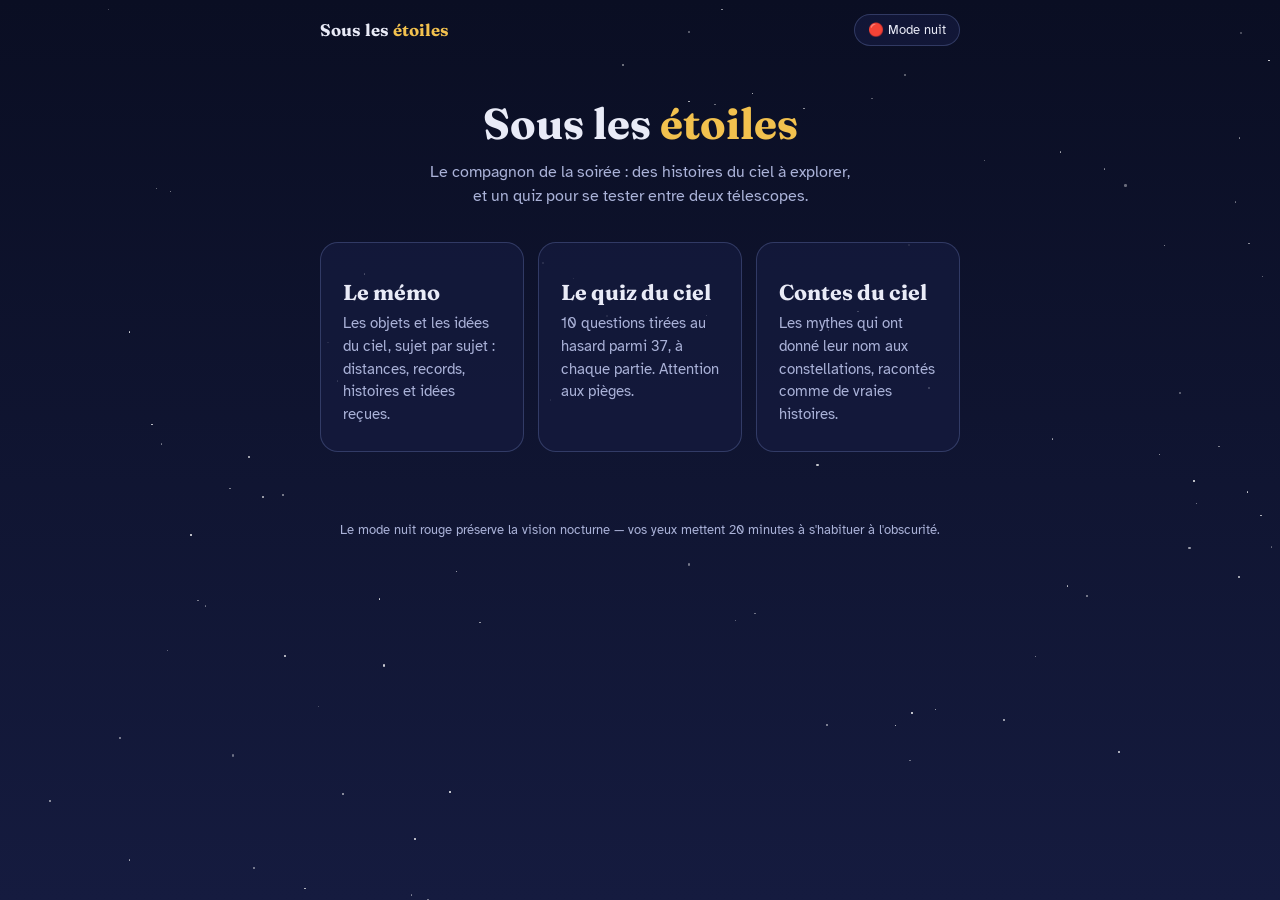
<file: index.html>
<!DOCTYPE html>
<html lang="fr">
<head>
<meta charset="UTF-8">
<meta name="viewport" content="width=device-width, initial-scale=1.0">
<title>Sous les étoiles — Mémo & Quiz</title>
<link rel="preconnect" href="https://fonts.googleapis.com">
<link rel="preconnect" href="https://fonts.gstatic.com" crossorigin>
<link href="https://fonts.googleapis.com/css2?family=Fraunces:ital,opsz,wght@0,9..144,400;0,9..144,600;0,9..144,700;1,9..144,400&family=Atkinson+Hyperlegible:wght@400;700&display=swap" rel="stylesheet">
<link rel="stylesheet" href="style.css">
</head>
<body>

<div id="filtreRouge" aria-hidden="true"></div>
<div class="etoiles" id="etoiles" aria-hidden="true"></div>

<div class="barre">
  <a class="marque" href="#/">Sous les <span class="or">étoiles</span></a>
  <button class="bouton-rouge" id="boutonRouge" aria-pressed="false">🔴 Mode nuit</button>
</div>

<main id="app"></main>

<footer>Le mode nuit rouge préserve la vision nocturne — vos yeux mettent 20 minutes à s'habituer à l'obscurité.</footer>

<!-- Contenu du mémo -->
<script src="sujets.js"></script>
<!-- Réserve de questions du quiz -->
<script src="questions.js"></script>
<!-- Récits des Contes du ciel -->
<script src="contes.js"></script>
<!-- Moteur de l'application (doit être chargé en dernier) -->
<script src="app.js"></script>
</body>
</html>
</file>
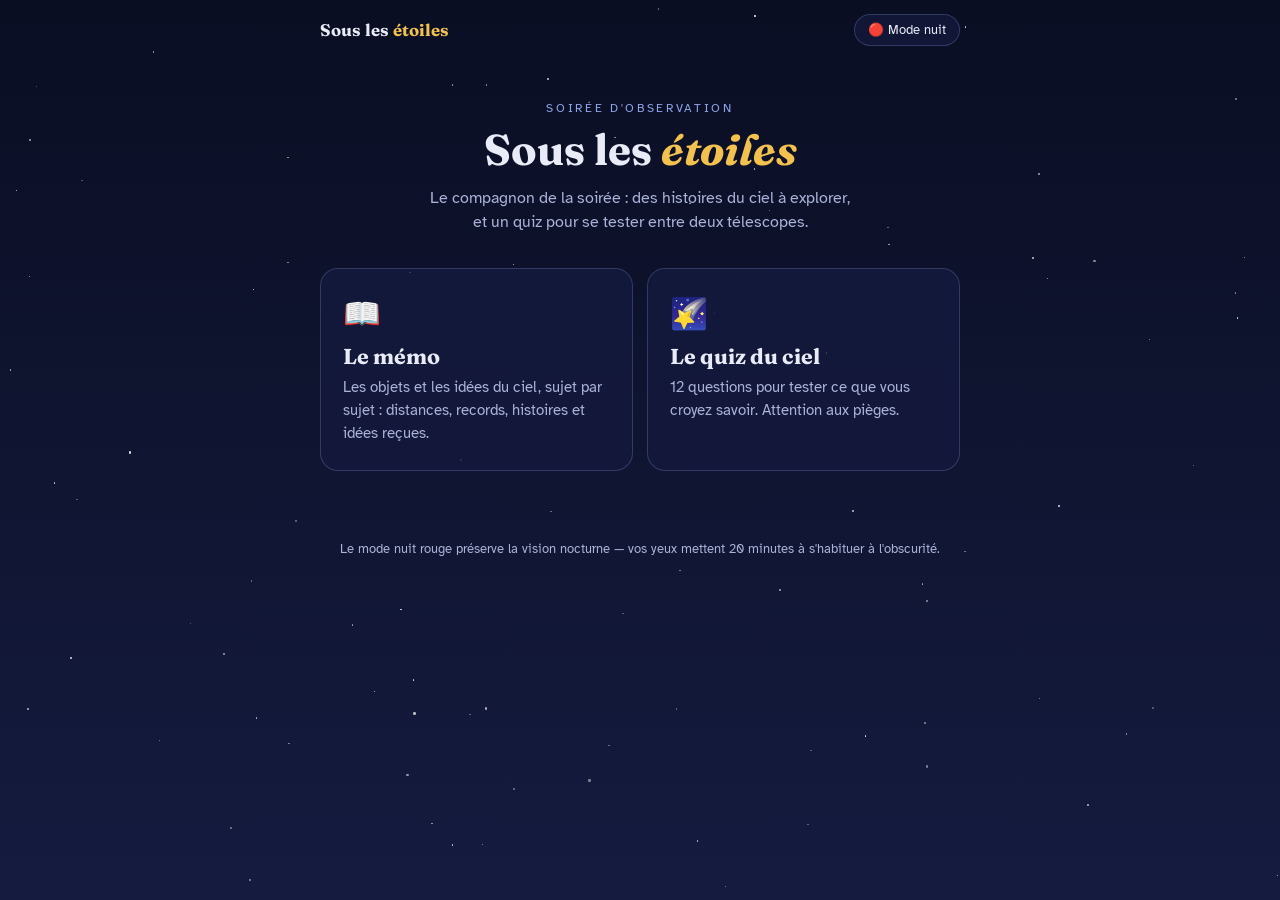
<file: sous-les-etoiles.html>
<!DOCTYPE html>
<html lang="fr">
<head>
<meta charset="UTF-8">
<meta name="viewport" content="width=device-width, initial-scale=1.0">
<title>Sous les étoiles — Mémo & Quiz</title>
<link rel="preconnect" href="https://fonts.googleapis.com">
<link rel="preconnect" href="https://fonts.gstatic.com" crossorigin>
<link href="https://fonts.googleapis.com/css2?family=Fraunces:ital,opsz,wght@0,9..144,400;0,9..144,600;0,9..144,700;1,9..144,400&family=Atkinson+Hyperlegible:wght@400;700&display=swap" rel="stylesheet">
<style>
  :root {
    --ciel-haut: #0a0e23;
    --ciel-bas: #151b3f;
    --encre: #e9ebf7;
    --encre-douce: #aab2d8;
    --or: #f2c14e;
    --vega: #8fa3e8;
    --juste: #7fc98f;
    --faux: #e07a6b;
    --carte: rgba(21, 27, 63, 0.72);
    --bord: rgba(143, 163, 232, 0.25);
    --etoile-pt: #ffffff;
  }
  body.mode-rouge {
    --ciel-haut: #12040a;
    --ciel-bas: #1c060d;
    --encre: #f0a0a0;
    --encre-douce: #a86868;
    --or: #e06060;
    --vega: #b05050;
    --juste: #d08080;
    --faux: #ff5050;
    --carte: rgba(30, 8, 14, 0.8);
    --bord: rgba(176, 80, 80, 0.35);
    --etoile-pt: #c46060;
  }
  * { margin: 0; padding: 0; box-sizing: border-box; }
  body {
    font-family: 'Atkinson Hyperlegible', sans-serif;
    color: var(--encre);
    background: linear-gradient(180deg, var(--ciel-haut) 0%, var(--ciel-bas) 100%);
    background-attachment: fixed;
    min-height: 100vh;
    transition: background 0.6s, color 0.6s;
    overflow-x: hidden;
  }
  /* ---------- champ d'étoiles ---------- */
  .etoiles { position: fixed; inset: 0; pointer-events: none; z-index: 0; }
  .etoile-pt {
    position: absolute; border-radius: 50%;
    background: var(--etoile-pt);
    animation: scintille var(--d, 4s) ease-in-out infinite;
    opacity: var(--o, 0.7);
  }
  @keyframes scintille {
    0%, 100% { opacity: var(--o, 0.7); }
    50% { opacity: calc(var(--o, 0.7) * 0.3); }
  }
  @media (prefers-reduced-motion: reduce) { .etoile-pt { animation: none; } }

  /* ---------- filtre rouge intégral (façon appli d'astro) ---------- */
  /* Le contenu est d'abord passé en niveaux de gris, puis un calque
     rouge en mode "multiply" recouvre tout l'écran : chaque pixel,
     émojis compris, ne peut plus émettre que de la lumière rouge. */
  #filtreRouge {
    position: fixed; inset: 0; z-index: 999;
    pointer-events: none;
    background: #ff1e1e;
    mix-blend-mode: multiply;
    opacity: 0;
    transition: opacity 0.5s;
  }
  body.mode-rouge #filtreRouge { opacity: 1; }
  body.mode-rouge .barre,
  body.mode-rouge main,
  body.mode-rouge footer,
  body.mode-rouge .etoiles { filter: grayscale(1) brightness(0.9); }

  /* ---------- structure ---------- */
  main { position: relative; z-index: 1; max-width: 680px; margin: 0 auto; padding: 20px 20px 70px; }
  .barre {
    position: relative; z-index: 2;
    display: flex; justify-content: space-between; align-items: center;
    max-width: 680px; margin: 0 auto; padding: 14px 20px 0;
  }
  .marque {
    font-family: 'Fraunces', serif; font-weight: 700; font-size: 1.05rem;
    color: var(--encre); text-decoration: none;
  }
  .marque .or { color: var(--or); }
  .bouton-rouge {
    background: var(--carte); color: var(--encre);
    border: 1px solid var(--bord); border-radius: 999px;
    padding: 7px 13px; font-family: inherit; font-size: 0.8rem;
    cursor: pointer; transition: border-color 0.3s;
  }
  .bouton-rouge:hover, .bouton-rouge:focus-visible { border-color: var(--or); }
  .bouton-rouge:focus-visible, a:focus-visible, button:focus-visible { outline: 2px solid var(--or); outline-offset: 2px; }

  header.hero { text-align: center; padding: 34px 0 26px; }
  .surtitre {
    font-size: 0.76rem; letter-spacing: 0.22em; text-transform: uppercase;
    color: var(--vega); margin-bottom: 10px;
  }
  h1 {
    font-family: 'Fraunces', serif; font-weight: 700;
    font-size: clamp(1.9rem, 7vw, 2.7rem); line-height: 1.12;
  }
  h1 .or { color: var(--or); font-style: italic; }
  .sous-titre { color: var(--encre-douce); margin-top: 12px; font-size: 1rem; line-height: 1.5; }

  /* ---------- cartes génériques ---------- */
  .carte {
    background: var(--carte); border: 1px solid var(--bord);
    border-radius: 18px; padding: 24px 22px;
    backdrop-filter: blur(6px);
    transition: background 0.6s, border-color 0.6s;
  }

  /* ---------- accueil ---------- */
  .portes { display: grid; gap: 14px; margin-top: 8px; }
  @media (min-width: 560px) { .portes { grid-template-columns: 1fr 1fr; } }
  .porte {
    display: block; text-decoration: none; color: var(--encre);
    background: var(--carte); border: 1px solid var(--bord);
    border-radius: 18px; padding: 26px 22px;
    transition: border-color 0.2s, transform 0.15s;
  }
  .porte:hover { border-color: var(--or); transform: translateY(-2px); }
  .porte .icone { font-size: 1.9rem; }
  .porte h2 { font-family: 'Fraunces', serif; font-size: 1.35rem; margin: 10px 0 6px; }
  .porte p { color: var(--encre-douce); font-size: 0.94rem; line-height: 1.5; }

  /* ---------- grille des sujets ---------- */
  .sujets { display: grid; gap: 12px; margin-top: 6px; }
  @media (min-width: 560px) { .sujets { grid-template-columns: 1fr 1fr; } }
  .sujet {
    display: block; text-decoration: none; color: var(--encre);
    background: var(--carte); border: 1px solid var(--bord);
    border-radius: 14px; padding: 18px;
    transition: border-color 0.2s, transform 0.15s;
  }
  .sujet:hover { border-color: var(--vega); transform: translateY(-2px); }
  .sujet .icone { font-size: 1.5rem; }
  .sujet h3 { font-family: 'Fraunces', serif; font-size: 1.12rem; margin: 8px 0 4px; }
  .sujet p { color: var(--encre-douce); font-size: 0.88rem; line-height: 1.45; }

  /* ---------- page sujet ---------- */
  .retour {
    display: inline-block; color: var(--vega); text-decoration: none;
    font-size: 0.9rem; margin-bottom: 16px;
  }
  .retour:hover { color: var(--or); }
  article .icone-titre { font-size: 2.2rem; }
  article h1 { font-size: clamp(1.6rem, 6vw, 2.2rem); margin: 8px 0 6px; }
  article .resume {
    color: var(--encre-douce); font-size: 1.02rem; line-height: 1.55;
    font-style: italic; margin-bottom: 8px;
  }
  article section { margin-top: 26px; }
  article h2 {
    font-family: 'Fraunces', serif; font-weight: 600; font-size: 1.25rem;
    color: var(--or); margin-bottom: 10px;
  }
  article p { line-height: 1.65; margin-bottom: 12px; font-size: 1rem; }
  article ul { margin: 0 0 12px 20px; }
  article li { line-height: 1.6; margin-bottom: 7px; }
  article strong { color: var(--encre); }
  article a {
    color: var(--vega); text-decoration: none;
    border-bottom: 1px dotted var(--vega);
  }
  article a:hover { color: var(--or); border-color: var(--or); }
  .chiffre-cle {
    border-left: 3px solid var(--or); border-radius: 0 12px 12px 0;
    background: rgba(242,193,78,0.07);
    padding: 13px 16px; margin: 14px 0; line-height: 1.55; font-size: 0.98rem;
  }
  .voir-aussi {
    margin-top: 30px; padding-top: 18px; border-top: 1px solid var(--bord);
    font-size: 0.94rem; color: var(--encre-douce);
  }
  .voir-aussi a { margin-right: 4px; }

  /* ---------- quiz ---------- */
  .chip {
    display: inline-block; font-size: 0.72rem; letter-spacing: 0.14em;
    text-transform: uppercase; color: var(--or);
    border: 1px solid var(--bord); border-radius: 999px;
    padding: 5px 12px; margin-bottom: 16px;
  }
  .question {
    font-family: 'Fraunces', serif; font-weight: 600;
    font-size: 1.32rem; line-height: 1.35; margin-bottom: 20px;
  }
  .reponses { display: grid; gap: 10px; }
  .reponse {
    text-align: left; font-family: inherit; font-size: 1rem;
    color: var(--encre); background: transparent;
    border: 1px solid var(--bord); border-radius: 12px;
    padding: 13px 16px; cursor: pointer;
    transition: border-color 0.2s, background 0.2s;
  }
  .reponse:hover:not(:disabled) { border-color: var(--vega); background: rgba(143,163,232,0.08); }
  .reponse:disabled { cursor: default; opacity: 0.55; }
  .reponse.juste { border-color: var(--juste); background: rgba(127,201,143,0.12); opacity: 1; }
  .reponse.faux { border-color: var(--faux); background: rgba(224,122,107,0.12); opacity: 1; }
  .explication {
    margin-top: 18px; padding: 15px 16px;
    border-left: 3px solid var(--or); border-radius: 0 12px 12px 0;
    background: rgba(242,193,78,0.06);
    font-size: 0.97rem; line-height: 1.55;
  }
  .explication .verdict { font-weight: 700; display: block; margin-bottom: 6px; }
  .nav-quiz { margin-top: 20px; display: flex; justify-content: space-between; align-items: center; }
  .progression { font-size: 0.85rem; color: var(--encre-douce); }
  .suivant {
    font-family: inherit; font-size: 1rem; font-weight: 700;
    color: var(--ciel-haut); background: var(--or);
    border: none; border-radius: 999px; padding: 11px 24px;
    cursor: pointer; transition: transform 0.15s; visibility: hidden;
  }
  body.mode-rouge .suivant { color: #12040a; }
  .suivant.visible { visibility: visible; }
  .suivant:hover { transform: translateY(-1px); }
  .final { text-align: center; }
  .final .score {
    font-family: 'Fraunces', serif; font-size: 3rem; font-weight: 700;
    color: var(--or); margin: 8px 0 4px;
  }
  .final p { color: var(--encre-douce); line-height: 1.6; margin-top: 10px; }
  .rejouer {
    margin-top: 20px; font-family: inherit; font-size: 1rem; font-weight: 700;
    color: var(--encre); background: transparent;
    border: 1px solid var(--bord); border-radius: 999px; padding: 11px 24px; cursor: pointer;
  }
  .rejouer:hover { border-color: var(--or); }

  footer {
    position: relative; z-index: 1; text-align: center;
    padding: 0 20px 30px; font-size: 0.8rem; color: var(--encre-douce);
  }
</style>
</head>
<body>
<div id="filtreRouge" aria-hidden="true"></div>
<div class="etoiles" id="etoiles" aria-hidden="true"></div>

<div class="barre">
  <a class="marque" href="#/">Sous les <span class="or">étoiles</span></a>
  <button class="bouton-rouge" id="boutonRouge" aria-pressed="false">🔴 Mode nuit</button>
</div>

<main id="app"></main>

<footer>Le mode nuit rouge préserve la vision nocturne — vos yeux mettent 20 minutes à s'habituer à l'obscurité.</footer>

<script>
/* =====================================================================
   LES SUJETS DU MÉMO
   ---------------------------------------------------------------------
   ➕ POUR AJOUTER UN SUJET : copiez un bloc entre accolades { ... },
   changez le slug (l'identifiant entre guillemets, sans espaces ni
   accents), le titre, l'icône, le résumé et les sections.
   ➕ POUR FAIRE UN LIEN INTERNE vers un autre sujet, écrivez dans le
   texte : <a href="#/memo/slug-du-sujet">texte du lien</a>
   Les sections acceptent du HTML : <strong>, <ul><li>, etc.
   La classe "chiffre-cle" met un paragraphe en évidence (encadré doré).
   ===================================================================== */
const SUJETS = {

  "alcor-mizar": {
    titre: "Alcor & Mizar",
    icone: "👁️",
    resume: "Le plus vieux test de vue de l'humanité, caché dans le manche de la Grande Casserole.",
    sections: [
      `<h2>Le test de vue des anciens</h2>
       <p>Regardez la deuxième étoile du manche de la Grande Ourse : c'est <strong>Mizar</strong>. Juste à côté, une étoile plus faible : <strong>Alcor</strong>. Chez les Arabes du Moyen Âge comme chez les Romains, distinguer les deux à l'œil nu était un test de bonne vue — on l'appelait « le cavalier et son cheval ».</p>`,
      `<h2>La surprise au télescope</h2>
       <p>Pointez un <a href="#/memo/types-telescopes">télescope</a> sur Mizar : elle se dédouble ! Mizar fut la <strong>première étoile double découverte au télescope</strong> (vers 1617). Et ce n'est pas fini : chacune de ces deux étoiles est elle-même double, et Alcor aussi.</p>
       <div class="chiffre-cle">Ce point de lumière est en réalité un système de <strong>6 étoiles</strong> liées par la gravité, à environ 80 années-lumière de nous.</div>`,
      `<h2>À raconter au public</h2>
       <ul>
         <li>Faire faire le test à l'œil nu avant de montrer le télescope — effet garanti quand Mizar se dédouble.</li>
         <li>La lumière qu'on reçoit ce soir est partie il y a ~80 ans : demander aux gens ce qui se passait sur Terre à l'époque.</li>
         <li>La majorité des étoiles de la Galaxie vivent en couple ou en famille — notre Soleil solitaire est plutôt l'exception.</li>
       </ul>`
    ],
    voirAussi: ["types-telescopes", "cycle-vie-etoiles"]
  },

  "iss": {
    titre: "La Station spatiale internationale",
    icone: "🛰️",
    resume: "Le troisième objet le plus brillant du ciel est habité — et il passe peut-être ce soir.",
    sections: [
      `<h2>Une maison en orbite</h2>
       <p>L'ISS est habitée <strong>en permanence depuis novembre 2000</strong> : depuis cette date, il y a toujours eu des humains dans l'espace. Grande comme un terrain de football, elle tourne à environ <strong>400 km</strong> d'altitude — la distance Paris–Lyon, mais à la verticale.</p>
       <div class="chiffre-cle">Vitesse : <strong>28 000 km/h</strong>, soit un tour de la Terre en 90 minutes. Les astronautes voient <strong>16 levers de soleil par jour</strong>.</div>`,
      `<h2>Comment la repérer</h2>
       <ul>
         <li>Un point très brillant qui <strong>glisse lentement</strong> et régulièrement, sans clignoter (ce qui clignote, c'est un avion).</li>
         <li>Visible seulement en début ou fin de nuit : il faut qu'elle soit éclairée par le Soleil pendant que nous sommes dans l'ombre.</li>
         <li>Quand elle entre dans l'ombre de la Terre, elle rougit puis <strong>s'éteint en quelques secondes</strong> — spectaculaire.</li>
         <li>Les passages se prévoient à la minute près (heavens-above.com, appli Spot the Station) : à vérifier avant chaque soirée.</li>
       </ul>`,
      `<h2>Bon à savoir</h2>
       <p>À bord, la gravité n'est pas nulle : elle vaut ~90 % de celle au sol ! Les astronautes flottent parce qu'ils sont en <strong>chute libre permanente</strong> — la station tombe autour de la Terre sans jamais la toucher. C'est aussi ce qui arrive à la Lune.</p>`
    ],
    voirAussi: []
  },

  "m13": {
    titre: "Le grand amas d'Hercule (M13)",
    icone: "✨",
    resume: "Une boule de 300 000 étoiles presque aussi vieilles que l'Univers.",
    sections: [
      `<h2>Une ruche d'étoiles</h2>
       <p>Dans la constellation d'Hercule, ce petit flocon flou au télescope est un <strong>amas globulaire</strong> : environ <strong>300 000 étoiles</strong> serrées dans une sphère de 150 années-lumière, à ~23 000 années-lumière de nous. Au centre, les étoiles sont des centaines de fois plus proches les unes des autres que dans notre voisinage : là-bas, la nuit n'existe presque pas.</p>`,
      `<h2>Des fossiles du ciel</h2>
       <p>Ses étoiles ont environ <strong>12 milliards d'années</strong> — presque l'âge de l'Univers. Ce sont des survivantes de la petite enfance de la Galaxie, qui n'ont jamais explosé car les étoiles peu massives <a href="#/memo/cycle-vie-etoiles">vivent très longtemps</a>. La Voie lactée compte ~150 amas globulaires en orbite autour d'elle, comme des abeilles autour de la ruche.</p>`,
      `<h2>Le message d'Arecibo</h2>
       <p>En 1974, le radiotélescope d'Arecibo a envoyé vers M13 un message décrivant l'humanité : notre ADN, notre système solaire, notre silhouette. Réponse au plus tôt dans… <strong>46 000 ans</strong>. C'était surtout un geste symbolique — et une belle façon de parler des distances.</p>`
    ],
    voirAussi: ["cycle-vie-etoiles", "types-telescopes"]
  },

  "trous-noirs": {
    titre: "Les trous noirs",
    icone: "🕳️",
    resume: "Ni trous, ni aspirateurs cosmiques : des astres si denses que même la lumière n'en sort pas.",
    sections: [
      `<h2>C'est quoi, au juste ?</h2>
       <p>Un trou noir, c'est de la matière tellement comprimée que sa gravité empêche tout de s'échapper, <strong>même la lumière</strong>. La frontière de non-retour s'appelle <strong>l'horizon des événements</strong>. Pour transformer la Terre en trou noir, il faudrait la compresser à la taille… d'une bille de 2 cm.</p>`,
      `<h2>Non, ils n'aspirent pas tout</h2>
       <p>Idée reçue tenace ! Si le Soleil devenait un trou noir de même masse, la Terre <strong>continuerait exactement la même orbite</strong> (il ferait juste très froid et très noir). Un trou noir n'attire pas plus qu'une étoile de même masse — il faut vraiment s'en approcher pour être en danger.</p>`,
      `<h2>D'où viennent-ils ?</h2>
       <p>Les trous noirs « ordinaires » naissent à la <a href="#/memo/cycle-vie-etoiles">mort des étoiles très massives</a>, quand le cœur s'effondre sur lui-même. Mais il existe aussi des <strong>trous noirs supermassifs</strong> au centre des galaxies : le nôtre, Sagittarius A*, pèse 4 millions de Soleils.</p>
       <div class="chiffre-cle">On les a longtemps « vus » indirectement (étoiles qui orbitent autour de rien, gaz surchauffé). Depuis <strong>2019</strong>, on a de vraies images de leur silhouette, et depuis <strong>2015</strong> on les « entend » fusionner grâce aux ondes gravitationnelles.</div>`,
      `<h2>La question qui revient toujours</h2>
       <p>« Que se passe-t-il si on tombe dedans ? » Près d'un petit trou noir, la gravité tire tellement plus fort sur les pieds que sur la tête qu'on serait étiré comme un spaghetti — le terme scientifique est vraiment <strong>« spaghettification »</strong>. Vu de dehors, paradoxe : on verrait la personne ralentir et se figer pour toujours sur l'horizon.</p>`
    ],
    voirAussi: ["cycle-vie-etoiles"]
  },

  "cycle-vie-etoiles": {
    titre: "Le cycle de vie d'une étoile",
    icone: "⭐",
    resume: "De nuage de gaz à naine blanche, étoile à neutrons ou trou noir — et nous au milieu.",
    sections: [
      `<h2>1. La naissance</h2>
       <p>Tout commence par un nuage de gaz et de poussière qui s'effondre sous sa propre gravité. Quand le cœur atteint ~10 millions de degrés, la <strong>fusion de l'hydrogène s'allume</strong> : une étoile est née. La nébuleuse d'Orion, visible l'hiver, est une pouponnière où ça se passe en ce moment.</p>`,
      `<h2>2. La vie adulte : un bras de fer</h2>
       <p>Toute la vie d'une étoile est un équilibre entre la <strong>gravité</strong> qui la comprime et la <strong>pression de la fusion</strong> qui la gonfle. Le Soleil transforme 600 millions de tonnes d'hydrogène en hélium <em>chaque seconde</em>, et il tiendra 10 milliards d'années au total.</p>
       <div class="chiffre-cle">Le paradoxe à retenir : <strong>plus une étoile est massive, plus elle vit court</strong>. Les géantes brûlent tout en quelques millions d'années ; les petites naines rouges vivront des centaines de milliards d'années.</div>`,
      `<h2>3. Fin de vie des étoiles comme le Soleil</h2>
       <p>À court d'hydrogène, l'étoile gonfle en <strong>géante rouge</strong> (le Soleil avalera Mercure et Vénus), souffle ses couches externes en une <strong>nébuleuse planétaire</strong> (M57, l'anneau de la Lyre, en est une superbe au télescope), et son cœur devient une <strong>naine blanche</strong> : une étoile morte de la taille de la Terre.</p>`,
      `<h2>4. Fin de vie des étoiles massives</h2>
       <p>Les plus massives finissent en <strong>supernova</strong> : pendant quelques semaines, une seule étoile brille comme une galaxie entière. Le cœur devient une <strong>étoile à neutrons</strong> (une cuillère à café pèserait un milliard de tonnes) ou, pour les plus massives, un <a href="#/memo/trous-noirs">trou noir</a>.</p>`,
      `<h2>5. Et nous dans tout ça</h2>
       <p>Le Big Bang n'a fabriqué que de l'hydrogène et de l'hélium. Le carbone, l'oxygène, le calcium, le fer de notre corps ont été <strong>forgés au cœur d'étoiles</strong> puis dispersés par leurs explosions, avant de former le Soleil, la Terre… et nous. <strong>Nous sommes littéralement des poussières d'étoiles.</strong></p>`
    ],
    voirAussi: ["trous-noirs", "m13", "alcor-mizar"]
  },

  "types-telescopes": {
    titre: "Les types de télescopes",
    icone: "🔭",
    resume: "Lentilles ou miroirs ? Ce qui compte, ce n'est pas le grossissement : c'est le diamètre.",
    sections: [
      `<h2>Deux grandes familles</h2>
       <ul>
         <li><strong>La lunette (réfracteur)</strong> : des lentilles, comme celle de Galilée en 1609. Images très contrastées, idéale pour la Lune et les planètes, mais chère au-delà de 10 cm de diamètre.</li>
         <li><strong>Le télescope (réflecteur)</strong> : un miroir au fond du tube, inventé par Newton en 1668. C'est la formule de tous les grands instruments — beaucoup de diamètre pour beaucoup moins cher.</li>
       </ul>
       <p>Le fameux <strong>Dobson</strong>, star des soirées publiques, est un télescope de Newton posé sur une monture ultra-simple : tout le budget passe dans le miroir.</p>`,
      `<h2>Ce qui compte vraiment : le diamètre</h2>
       <p>Un télescope est avant tout un <strong>entonnoir à lumière</strong>. Plus le miroir est grand, plus on capte de lumière et de détails. Le grossissement, lui, se change simplement avec l'oculaire — et trop grossir ne donne qu'une image sombre et floue.</p>
       <div class="chiffre-cle">Un miroir de 200 mm collecte environ <strong>800 fois plus de lumière que l'œil</strong> : c'est ce qui rend visibles les nébuleuses et les <a href="#/memo/m13">amas d'étoiles</a>.</div>`,
      `<h2>Pourquoi l'image est à l'envers ?</h2>
       <p>Question favorite du public ! Optiquement, l'image est renversée, et on ne la redresse pas exprès : chaque lentille ajoutée mange de la lumière, et dans l'espace… il n'y a ni haut ni bas.</p>`,
      `<h2>Et les télescopes géants</h2>
       <p>Les observatoires professionnels utilisent des miroirs de 8 à 40 mètres, souvent en segments, installés en altitude pour fuir la turbulence de l'air. Et le télescope spatial James-Webb observe depuis l'espace, avec son miroir doré de 6,5 m, à 1,5 million de km de la Terre.</p>`
    ],
    voirAussi: ["alcor-mizar", "m13"]
  }
};

/* =====================================================================
   LES QUESTIONS DU QUIZ
   ---------------------------------------------------------------------
   ➕ POUR AJOUTER UNE QUESTION : copiez un bloc { ... },
   - cat : la catégorie affichée au-dessus de la question
   - q : la question
   - r : les propositions (2 à 4) — pensez à en glisser une décalée !
   - bonne : la position de la bonne réponse (0 = première, 1 = deuxième…)
   - e : l'explication affichée après la réponse
   ===================================================================== */
const QUESTIONS = [
  {
    cat: "Lumière", q: "Combien de temps met la lumière du Soleil pour arriver jusqu'à nous ?",
    r: ["Aucun, c'est instantané", "8 minutes", "8 heures", "Le temps de cuire une pizza"],
    bonne: 1,
    e: "8 minutes et 20 secondes (une pizza, c'est 12 minutes : la lumière gagne). Vous voyez donc le Soleil tel qu'il était il y a 8 minutes — regarder loin, c'est regarder dans le passé."
  },
  {
    cat: "Étoiles filantes", q: "Une étoile filante, c'est…",
    r: ["Une étoile qui tombe", "Une étoile qui a raté une marche", "Un grain de poussière qui brûle", "Un satellite pressé"],
    bonne: 2,
    e: "Un simple grain de poussière, souvent plus petit qu'un petit pois, qui entre dans l'atmosphère à ~60 km/s et se consume. Les grandes « pluies » ? La Terre traverse le sillage poussiéreux d'une comète."
  },
  {
    cat: "Saturne", q: "Les anneaux de Saturne font 280 000 km de large. Et en épaisseur ?",
    r: ["Quelques dizaines de mètres", "Quelques milliers de kilomètres", "C'est un disque plein", "C'est un autocollant sur le télescope"],
    bonne: 0,
    e: "Quelques dizaines de mètres par endroits : proportionnellement plus fins qu'une feuille de papier. Des milliards de blocs de glace en orbite, du grain de sable à la maison. Et non, ce n'est pas un autocollant — on nous pose vraiment la question."
  },
  {
    cat: "La Lune", q: "Combien d'humains ont marché sur la Lune ?",
    r: ["2", "12", "27", "Aucun, c'était un plateau de cinéma"],
    bonne: 1,
    e: "Douze, entre 1969 et 1972. Et pour les amateurs de plateau de cinéma : les réflecteurs laser déposés là-haut permettent encore aujourd'hui de mesurer la distance Terre-Lune au centimètre près."
  },
  {
    cat: "Planètes", q: "La très brillante « étoile du Berger », c'est en fait…",
    r: ["La planète Vénus", "Sirius", "L'étoile d'un berger nommé Gérard", "L'étoile polaire"],
    bonne: 0,
    e: "C'est Vénus, qui ne produit aucune lumière : elle réfléchit celle du Soleil. Si brillante qu'on la signale régulièrement comme OVNI. Sous ses jolis nuages : 460 °C et des pluies d'acide."
  },
  {
    cat: "Trous noirs", q: "Si le Soleil devenait un trou noir de même masse, la Terre serait…",
    r: ["Aspirée immédiatement", "Éjectée du système solaire", "Tranquille sur la même orbite", "Transformée en spaghetti"],
    bonne: 2,
    e: "Elle continuerait exactement la même orbite ! Un trou noir n'attire pas plus qu'une étoile de même masse — ce n'est pas un aspirateur. Le spaghetti, c'est réservé à ceux qui s'approchent vraiment trop près."
  },
  {
    cat: "Étoiles", q: "Une étoile bleue est…",
    r: ["Plus froide qu'une rouge", "Plus chaude qu'une rouge", "Triste", "Toujours plus petite"],
    bonne: 1,
    e: "Comme un métal qu'on chauffe : rouge d'abord, puis blanc, puis bleu. Une étoile bleue dépasse les 10 000 °C en surface, une rouge plafonne vers 3 000 °C. Le bleu, ici, c'est la fournaise."
  },
  {
    cat: "ISS", q: "À quelle vitesse file la Station spatiale internationale ?",
    r: ["130 km/h, elle respecte les limitations", "900 km/h, comme un avion", "28 000 km/h", "À la vitesse de la lumière"],
    bonne: 2,
    e: "28 000 km/h : un tour de la Terre en 90 minutes, 16 levers de soleil par jour pour les astronautes. Aucun radar ne l'a jamais flashée."
  },
  {
    cat: "Nous", q: "Le fer de votre sang a été fabriqué…",
    r: ["Au cœur d'étoiles disparues", "Dans le noyau de la Terre", "Pendant le Big Bang", "Dans une usine en Lorraine"],
    bonne: 0,
    e: "Le Big Bang n'a produit que de l'hydrogène et de l'hélium. Tout le reste — carbone, oxygène, calcium, fer — a été forgé dans des étoiles puis dispersé par leurs explosions. Nous sommes littéralement des poussières d'étoiles (désolé pour la Lorraine)."
  },
  {
    cat: "Repères", q: "L'étoile polaire est…",
    r: ["La plus brillante du ciel", "Environ la 50e plus brillante", "Invisible à l'œil nu", "Une ampoule très haute"],
    bonne: 1,
    e: "Idée reçue ! Elle n'est qu'environ 50e. Son vrai talent : l'axe de la Terre pointe vers elle, donc elle indique le nord et ne bouge presque pas de la nuit. La plus brillante, c'est Sirius."
  },
  {
    cat: "Voie lactée", q: "La grande bande laiteuse qui traverse le ciel par nuit noire, c'est…",
    r: ["Des nuages d'altitude", "Notre galaxie vue de l'intérieur", "Du lait renversé par une déesse", "La trace d'un avion géant"],
    bonne: 1,
    e: "Notre propre galaxie vue par la tranche : la lumière cumulée de milliards d'étoiles trop faibles pour être vues une à une. Cela dit, le lait renversé n'est pas si faux : le mythe grec raconte que c'est le lait de la déesse Héra — d'où le mot « galaxie », du grec gala, le lait."
  },
  {
    cat: "Étoiles", q: "Plus une étoile est massive…",
    r: ["Plus elle vit longtemps", "Plus elle vit court", "Plus elle est paresseuse", "Sa masse ne change rien"],
    bonne: 1,
    e: "Les étoiles massives dévorent leur carburant à toute vitesse : quelques millions d'années à peine avant d'exploser en supernova. Les petites naines rouges, économes, vivront des centaines de milliards d'années. Vivre vite ou vivre longtemps, il faut choisir."
  }
];

/* ============================ MOTEUR ============================ */
/* La navigation est gérée en JavaScript : les liens internes
   (href="#/...") sont interceptés, donc tout fonctionne aussi bien
   hébergé sur GitHub Pages qu'ouvert dans un environnement qui bloque
   la navigation par liens (aperçu d'application, iframe...). */
const app = document.getElementById("app");
let quizEtat = { index: 0, score: 0, repondu: false };
let routeActuelle = "";

function afficher(route) {
  routeActuelle = route;
  window.scrollTo(0, 0);
  if (route === "") return pageAccueil();
  if (route === "memo") return pageMemo();
  if (route.startsWith("memo/")) {
    const slug = route.slice(5);
    if (SUJETS[slug]) return pageSujet(slug);
    return pageMemo();
  }
  if (route === "quiz") { quizEtat = { index: 0, score: 0, repondu: false }; return pageQuiz(); }
  pageAccueil();
}

function naviguer(route) {
  try {
    if (location.hash.replace(/^#\/?/, "") !== route) {
      history.pushState(null, "", "#/" + route);
    }
  } catch (e) { /* environnement qui bloque l'historique : on ignore */ }
  afficher(route);
}

/* Intercepte les clics sur tous les liens internes href="#/..." */
document.addEventListener("click", (e) => {
  const a = e.target.closest('a[href^="#/"]');
  if (!a) return;
  e.preventDefault();
  naviguer(a.getAttribute("href").replace(/^#\/?/, ""));
});

function pageAccueil() {
  app.innerHTML = `
    <header class="hero">
      <div class="surtitre">Soirée d'observation</div>
      <h1>Sous les <span class="or">étoiles</span></h1>
      <p class="sous-titre">Le compagnon de la soirée : des histoires du ciel à explorer,<br>et un quiz pour se tester entre deux télescopes.</p>
    </header>
    <div class="portes">
      <a class="porte" href="#/memo">
        <div class="icone">📖</div>
        <h2>Le mémo</h2>
        <p>Les objets et les idées du ciel, sujet par sujet : distances, records, histoires et idées reçues.</p>
      </a>
      <a class="porte" href="#/quiz">
        <div class="icone">🌠</div>
        <h2>Le quiz du ciel</h2>
        <p>${QUESTIONS.length} questions pour tester ce que vous croyez savoir. Attention aux pièges.</p>
      </a>
    </div>`;
}

function pageMemo() {
  const cartes = Object.entries(SUJETS).map(([slug, s]) => `
    <a class="sujet" href="#/memo/${slug}">
      <div class="icone">${s.icone}</div>
      <h3>${s.titre}</h3>
      <p>${s.resume}</p>
    </a>`).join("");
  app.innerHTML = `
    <header class="hero">
      <div class="surtitre">Le mémo</div>
      <h1>Choisissez un <span class="or">sujet</span></h1>
    </header>
    <div class="sujets">${cartes}</div>`;
}

function pageSujet(slug) {
  const s = SUJETS[slug];
  const voirAussi = (s.voirAussi || []).filter(v => SUJETS[v]);
  const liens = voirAussi.length
    ? `<div class="voir-aussi">Voir aussi : ${voirAussi.map(v =>
        `<a href="#/memo/${v}">${SUJETS[v].icone} ${SUJETS[v].titre}</a>`).join(" · ")}</div>`
    : "";
  app.innerHTML = `
    <a class="retour" href="#/memo">← Tous les sujets</a>
    <article class="carte">
      <div class="icone-titre">${s.icone}</div>
      <h1>${s.titre}</h1>
      <p class="resume">${s.resume}</p>
      ${s.sections.map(sec => `<section>${sec}</section>`).join("")}
      ${liens}
    </article>`;
}

function pageQuiz() {
  if (quizEtat.index >= QUESTIONS.length) return pageQuizFinal();
  const q = QUESTIONS[quizEtat.index];
  app.innerHTML = `
    <a class="retour" href="#/">← Accueil</a>
    <div class="carte">
      <span class="chip">${q.cat}</span>
      <div class="question">${q.q}</div>
      <div class="reponses" id="reponses"></div>
      <div id="zoneExplication"></div>
      <div class="nav-quiz">
        <span class="progression">Question ${quizEtat.index + 1} / ${QUESTIONS.length}</span>
        <button class="suivant" id="suivant">${quizEtat.index === QUESTIONS.length - 1 ? "Voir mon résultat →" : "Suivant →"}</button>
      </div>
    </div>`;
  const zone = document.getElementById("reponses");
  q.r.forEach((texte, i) => {
    const b = document.createElement("button");
    b.className = "reponse";
    b.textContent = texte;
    b.addEventListener("click", () => repondre(i, b, q));
    zone.appendChild(b);
  });
  document.getElementById("suivant").addEventListener("click", () => {
    quizEtat.index++;
    quizEtat.repondu = false;
    pageQuiz();
  });
}

function repondre(i, bouton, q) {
  if (quizEtat.repondu) return;
  quizEtat.repondu = true;
  document.querySelectorAll(".reponse").forEach((b, j) => {
    b.disabled = true;
    if (j === q.bonne) b.classList.add("juste");
  });
  const juste = i === q.bonne;
  if (juste) quizEtat.score++;
  else bouton.classList.add("faux");
  document.getElementById("zoneExplication").innerHTML = `
    <div class="explication" aria-live="polite">
      <span class="verdict">${juste ? "✦ Exact !" : "✦ Pas tout à fait…"}</span>${q.e}
    </div>`;
  document.getElementById("suivant").classList.add("visible");
}

function pageQuizFinal() {
  const ratio = quizEtat.score / QUESTIONS.length;
  let c;
  if (ratio === 1) c = "Sans faute ! Il ne vous reste plus qu'à passer de l'autre côté du télescope.";
  else if (ratio >= 0.7) c = "Très beau score — le ciel n'a presque plus de secrets pour vous. Presque.";
  else if (ratio >= 0.4) c = "Pas mal du tout. Le ciel est plein de pièges, c'est bien pour ça qu'il est intéressant.";
  else c = "Le ciel est plein de surprises, n'est-ce pas ? Bonne nouvelle : les vraies réponses sont juste au-dessus de vos têtes.";
  app.innerHTML = `
    <div class="carte final">
      <div class="surtitre">Résultat</div>
      <div class="score">${quizEtat.score} / ${QUESTIONS.length}</div>
      <p>${c}</p>
      <button class="rejouer" id="rejouer">Rejouer</button>
      <p style="margin-top:16px"><a class="retour" href="#/memo" style="margin:0">Explorer le mémo →</a></p>
    </div>`;
  document.getElementById("rejouer").addEventListener("click", () => {
    quizEtat = { index: 0, score: 0, repondu: false };
    pageQuiz();
  });
}

/* ---------- mode nuit rouge ---------- */
const btnRouge = document.getElementById("boutonRouge");
btnRouge.addEventListener("click", () => {
  const actif = document.body.classList.toggle("mode-rouge");
  btnRouge.setAttribute("aria-pressed", String(actif));
  btnRouge.textContent = actif ? "⭐ Mode normal" : "🔴 Mode nuit";
});

/* ---------- champ d'étoiles ---------- */
(function () {
  const conteneur = document.getElementById("etoiles");
  for (let i = 0; i < 90; i++) {
    const e = document.createElement("div");
    e.className = "etoile-pt";
    const taille = Math.random() < 0.85 ? 1.5 : 2.5;
    e.style.width = e.style.height = taille + "px";
    e.style.left = Math.random() * 100 + "%";
    e.style.top = Math.random() * 100 + "%";
    e.style.setProperty("--d", (3 + Math.random() * 5).toFixed(1) + "s");
    e.style.setProperty("--o", (0.3 + Math.random() * 0.6).toFixed(2));
    e.style.animationDelay = (Math.random() * 5).toFixed(1) + "s";
    conteneur.appendChild(e);
  }
})();

/* Boutons précédent/suivant du navigateur (sur GitHub Pages) */
function routeDepuisUrl() { return location.hash.replace(/^#\/?/, ""); }
window.addEventListener("hashchange", () => afficher(routeDepuisUrl()));
window.addEventListener("popstate", () => afficher(routeDepuisUrl()));

afficher(routeDepuisUrl());
</script>
</body>
</html>
</file>
<file: style.css>
:root {
    --ciel-haut: #0a0e23;
    --ciel-bas: #151b3f;
    --encre: #e9ebf7;
    --encre-douce: #aab2d8;
    --or: #f2c14e;
    --vega: #8fa3e8;
    --juste: #7fc98f;
    --faux: #e07a6b;
    --carte: rgba(21, 27, 63, 0.72);
    --bord: rgba(143, 163, 232, 0.25);
    --etoile-pt: #ffffff;
  }
  body.mode-rouge {
    --ciel-haut: #12040a;
    --ciel-bas: #1c060d;
    --encre: #f0a0a0;
    --encre-douce: #a86868;
    --or: #e06060;
    --vega: #b05050;
    --juste: #d08080;
    --faux: #ff5050;
    --carte: rgba(30, 8, 14, 0.8);
    --bord: rgba(176, 80, 80, 0.35);
    --etoile-pt: #c46060;
  }
  * { margin: 0; padding: 0; box-sizing: border-box; }
  body {
    font-family: 'Atkinson Hyperlegible', sans-serif;
    color: var(--encre);
    background: linear-gradient(180deg, var(--ciel-haut) 0%, var(--ciel-bas) 100%);
    background-attachment: fixed;
    min-height: 100vh;
    transition: background 0.6s, color 0.6s;
    overflow-x: hidden;
  }
  /* ---------- champ d'étoiles ---------- */
  .etoiles { position: fixed; inset: 0; pointer-events: none; z-index: 0; }
  .etoile-pt {
    position: absolute; border-radius: 50%;
    background: var(--etoile-pt);
    animation: scintille var(--d, 4s) ease-in-out infinite;
    opacity: var(--o, 0.7);
  }
  @keyframes scintille {
    0%, 100% { opacity: var(--o, 0.7); }
    50% { opacity: calc(var(--o, 0.7) * 0.3); }
  }
  @media (prefers-reduced-motion: reduce) { .etoile-pt { animation: none; } }

  /* ---------- filtre rouge intégral (façon appli d'astro) ---------- */
  /* Le contenu est d'abord passé en niveaux de gris, puis un calque
     rouge en mode "multiply" recouvre tout l'écran : chaque pixel,
     émojis compris, ne peut plus émettre que de la lumière rouge. */
  #filtreRouge {
    position: fixed; inset: 0; z-index: 999;
    pointer-events: none;
    background: #ff1e1e;
    mix-blend-mode: multiply;
    opacity: 0;
    transition: opacity 0.5s;
  }
  body.mode-rouge #filtreRouge { opacity: 1; }
  body.mode-rouge .barre,
  body.mode-rouge main,
  body.mode-rouge footer,
  body.mode-rouge .etoiles { filter: grayscale(1) brightness(0.9); }

  /* ---------- structure ---------- */
  main { position: relative; z-index: 1; max-width: 680px; margin: 0 auto; padding: 20px 20px 70px; }
  .barre {
    position: relative; z-index: 2;
    display: flex; justify-content: space-between; align-items: center;
    max-width: 680px; margin: 0 auto; padding: 14px 20px 0;
  }
  .marque {
    font-family: 'Fraunces', serif; font-weight: 700; font-size: 1.05rem;
    color: var(--encre); text-decoration: none;
  }
  .marque .or { color: var(--or); }
  .bouton-rouge {
    background: var(--carte); color: var(--encre);
    border: 1px solid var(--bord); border-radius: 999px;
    padding: 7px 13px; font-family: inherit; font-size: 0.8rem;
    cursor: pointer; transition: border-color 0.3s;
  }
  .bouton-rouge:hover, .bouton-rouge:focus-visible { border-color: var(--or); }
  .bouton-rouge:focus-visible, a:focus-visible, button:focus-visible { outline: 2px solid var(--or); outline-offset: 2px; }

  header.hero { text-align: center; padding: 34px 0 26px; }
  .surtitre {
    font-size: 0.76rem; letter-spacing: 0.22em; text-transform: uppercase;
    color: var(--vega); margin-bottom: 10px;
  }
  h1 {
    font-family: 'Fraunces', serif; font-weight: 700;
    font-size: clamp(1.9rem, 7vw, 2.7rem); line-height: 1.12;
  }
  h1 .or { color: var(--or); }
  .sous-titre { color: var(--encre-douce); margin-top: 12px; font-size: 1rem; line-height: 1.5; }

  /* ---------- cartes génériques ---------- */
  .carte {
    background: var(--carte); border: 1px solid var(--bord);
    border-radius: 18px; padding: 24px 22px;
    backdrop-filter: blur(6px);
    transition: background 0.6s, border-color 0.6s;
  }

  /* ---------- accueil ---------- */
  .portes { display: grid; gap: 14px; margin-top: 8px; }
  @media (min-width: 700px) { .portes { grid-template-columns: 1fr 1fr 1fr; } }
  .porte {
    display: block; text-decoration: none; color: var(--encre);
    background: var(--carte); border: 1px solid var(--bord);
    border-radius: 18px; padding: 26px 22px;
    transition: border-color 0.2s, transform 0.15s;
  }
  .porte:hover { border-color: var(--or); transform: translateY(-2px); }
  .porte .icone { font-size: 1.9rem; }
  .porte h2 { font-family: 'Fraunces', serif; font-size: 1.35rem; margin: 10px 0 6px; }
  .porte p { color: var(--encre-douce); font-size: 0.94rem; line-height: 1.5; }

  /* ---------- grille des sujets ---------- */
  .sujets { display: grid; gap: 12px; margin-top: 6px; }
  @media (min-width: 560px) { .sujets { grid-template-columns: 1fr 1fr; } }
  .cat-titre {
    font-family: 'Fraunces', serif; font-size: 1.3rem; font-weight: 600;
    color: var(--or); margin: 34px 0 4px; padding-bottom: 8px;
    border-bottom: 1px solid var(--bord);
  }
  .cat-titre:first-of-type { margin-top: 20px; }
  .sujet {
    display: block; text-decoration: none; color: var(--encre);
    background: var(--carte); border: 1px solid var(--bord);
    border-radius: 14px; padding: 18px;
    transition: border-color 0.2s, transform 0.15s;
  }
  .sujet:hover { border-color: var(--vega); transform: translateY(-2px); }
  .sujet .icone { font-size: 1.5rem; }
  .sujet h3 { font-family: 'Fraunces', serif; font-size: 1.12rem; margin: 8px 0 4px; }
  .sujet p { color: var(--encre-douce); font-size: 0.88rem; line-height: 1.45; }

  /* ---------- page sujet ---------- */
  .retour {
    display: inline-block; color: var(--vega); text-decoration: none;
    font-size: 0.9rem; margin-bottom: 16px;
  }
  .retour:hover { color: var(--or); }
  article .icone-titre { font-size: 2.2rem; }
  article h1 { font-size: clamp(1.6rem, 6vw, 2.2rem); margin: 8px 0 6px; }
  article .resume {
    color: var(--encre-douce); font-size: 1.02rem; line-height: 1.55;
    font-style: italic; margin-bottom: 8px;
  }
  article section { margin-top: 26px; }
  article h2 {
    font-family: 'Fraunces', serif; font-weight: 600; font-size: 1.25rem;
    color: var(--or); margin-bottom: 10px;
  }
  article p { line-height: 1.65; margin-bottom: 12px; font-size: 1rem; text-align: justify; }
  article ul { margin: 0 0 12px 20px; }
  article li { line-height: 1.6; margin-bottom: 7px; }
  article strong { color: var(--encre); }
  article a {
    color: var(--vega); text-decoration: none;
    border-bottom: 1px dotted var(--vega);
  }
  article a:hover { color: var(--or); border-color: var(--or); }
  article figure.illustration {
    margin: 18px 0; padding: 0;
  }
  article figure.illustration img {
    display: block; width: 100%; height: auto;
    border-radius: 14px; border: 1px solid var(--bord);
  }
  article figure.illustration figcaption {
    margin-top: 8px; font-size: 0.85rem; font-style: italic;
    color: var(--encre-douce); text-align: center;
  }
  article figure.constellation {
    margin: 18px 0; padding: 16px;
    background: rgba(10, 14, 35, 0.5);
    border: 1px solid var(--bord); border-radius: 14px;
  }
  article figure.constellation svg {
    display: block; width: 100%; height: auto;
  }
  article figure.constellation svg circle {
    fill: var(--encre);
  }
  article figure.constellation svg circle.etoile-phare {
    fill: var(--or);
  }
  article figure.constellation figcaption {
    margin-top: 10px; font-size: 0.85rem; font-style: italic;
    color: var(--encre-douce); text-align: center;
  }
  article figure.constellation .etoile-nom {
    fill: var(--encre-douce); font-size: 11px;
    font-family: 'Atkinson Hyperlegible', sans-serif;
  }
  article figure.constellation .etoile-phare {
    fill: var(--or);
  }
  .chiffre-cle {
    border-left: 3px solid var(--or); border-radius: 0 12px 12px 0;
    background: rgba(242,193,78,0.07);
    padding: 13px 16px; margin: 14px 0; line-height: 1.55; font-size: 0.98rem;
  }
  .voir-aussi {
    margin-top: 30px; padding-top: 18px; border-top: 1px solid var(--bord);
    font-size: 0.94rem; color: var(--encre-douce);
  }
  .voir-aussi a { margin-right: 4px; }
  article .wiki-lien {
    margin-top: 20px; font-size: 0.9rem;
  }
  article .wiki-lien a {
    color: var(--encre-douce); border-bottom: 1px dotted var(--bord);
  }
  article .wiki-lien a:hover { color: var(--or); border-color: var(--or); }

  /* ---------- quiz ---------- */
  .chip {
    display: inline-block; font-size: 0.72rem; letter-spacing: 0.14em;
    text-transform: uppercase; color: var(--or);
    border: 1px solid var(--bord); border-radius: 999px;
    padding: 5px 12px; margin-bottom: 16px;
  }
  .question {
    font-family: 'Fraunces', serif; font-weight: 600;
    font-size: 1.32rem; line-height: 1.35; margin-bottom: 20px;
  }
  .reponses { display: grid; gap: 10px; }
  .reponse {
    text-align: left; font-family: inherit; font-size: 1rem;
    color: var(--encre); background: transparent;
    border: 1px solid var(--bord); border-radius: 12px;
    padding: 13px 16px; cursor: pointer;
    transition: border-color 0.2s, background 0.2s;
  }
  .reponse:hover:not(:disabled) { border-color: var(--vega); background: rgba(143,163,232,0.08); }
  .reponse:disabled { cursor: default; opacity: 0.55; }
  .reponse.juste { border-color: var(--juste); background: rgba(127,201,143,0.12); opacity: 1; }
  .reponse.faux { border-color: var(--faux); background: rgba(224,122,107,0.12); opacity: 1; }
  .explication {
    margin-top: 18px; padding: 15px 16px;
    border-left: 3px solid var(--or); border-radius: 0 12px 12px 0;
    background: rgba(242,193,78,0.06);
    font-size: 0.97rem; line-height: 1.55;
  }
  .explication .verdict { font-weight: 700; display: block; margin-bottom: 6px; }
  .nav-quiz { margin-top: 20px; display: flex; justify-content: space-between; align-items: center; }
  .progression { font-size: 0.85rem; color: var(--encre-douce); }
  .suivant {
    font-family: inherit; font-size: 1rem; font-weight: 700;
    color: var(--ciel-haut); background: var(--or);
    border: none; border-radius: 999px; padding: 11px 24px;
    cursor: pointer; transition: transform 0.15s; visibility: hidden;
  }
  body.mode-rouge .suivant { color: #12040a; }
  .suivant.visible { visibility: visible; }
  .suivant:hover { transform: translateY(-1px); }
  .final { text-align: center; }
  .final .score {
    font-family: 'Fraunces', serif; font-size: 3rem; font-weight: 700;
    color: var(--or); margin: 8px 0 4px;
  }
  .final p { color: var(--encre-douce); line-height: 1.6; margin-top: 10px; }
  .rejouer {
    margin-top: 20px; font-family: inherit; font-size: 1rem; font-weight: 700;
    color: var(--encre); background: transparent;
    border: 1px solid var(--bord); border-radius: 999px; padding: 11px 24px; cursor: pointer;
  }
  .rejouer:hover { border-color: var(--or); }

  footer {
    position: relative; z-index: 1; text-align: center;
    padding: 0 20px 30px; font-size: 0.8rem; color: var(--encre-douce);
  }
</file>
